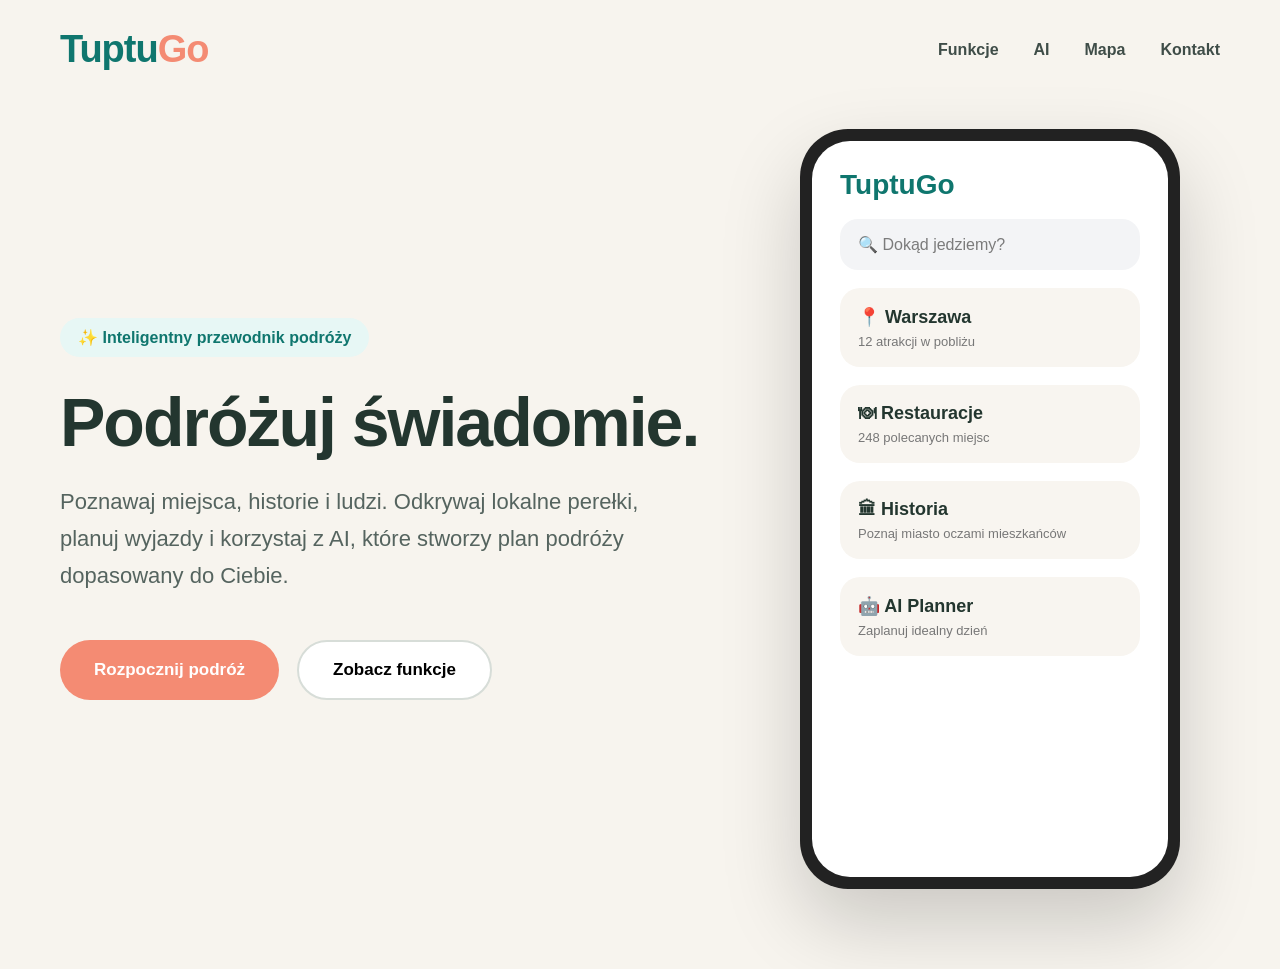
<file: index.html>
<!DOCTYPE html>
<html lang="pl">

<head>

    <meta charset="UTF-8">

    <meta name="viewport" content="width=device-width, initial-scale=1.0">

    <title>TuptuGo</title>

    <link rel="stylesheet" href="style.css">

</head>

<body>

<header>

    <div class="logo">

        <span style="color:#0F766E;">Tuptu</span><span style="color:#F48B73;">Go</span>

    </div>

    <nav>

        <a href="#">Funkcje</a>

        <a href="#">AI</a>

        <a href="#">Mapa</a>

        <a href="#">Kontakt</a>

    </nav>

</header>

<section class="hero">

    <div class="hero-left">

        <div class="badge">
            ✨ Inteligentny przewodnik podróży
        </div>

        <h1>
            Podróżuj świadomie.
        </h1>

        <p>
            Poznawaj miejsca, historie i ludzi.
            Odkrywaj lokalne perełki, planuj wyjazdy i korzystaj z AI,
            które stworzy plan podróży dopasowany do Ciebie.
        </p>

        <div class="hero-buttons">

            <button id="startBtn">
                Rozpocznij podróż
            </button>

            <button class="secondary-btn">
                Zobacz funkcje
            </button>

        </div>

    </div>

    <div class="hero-phone">

        <div class="phone-screen">

            <div class="phone-header">
                TuptuGo
            </div>

            <div class="search-box">
                🔍 Dokąd jedziemy?
            </div>

            <div class="trip-card">
                <strong>📍 Warszawa</strong>
                <small>12 atrakcji w pobliżu</small>
            </div>

            <div class="trip-card">
                <strong>🍽 Restauracje</strong>
                <small>248 polecanych miejsc</small>
            </div>

            <div class="trip-card">
                <strong>🏛 Historia</strong>
                <small>Poznaj miasto oczami mieszkańców</small>
            </div>

            <div class="trip-card">
                <strong>🤖 AI Planner</strong>
                <small>Zaplanuj idealny dzień</small>
            </div>

        </div>

    </div>

</section>

<script src="app.js"></script>

</body>

</html>
</file>
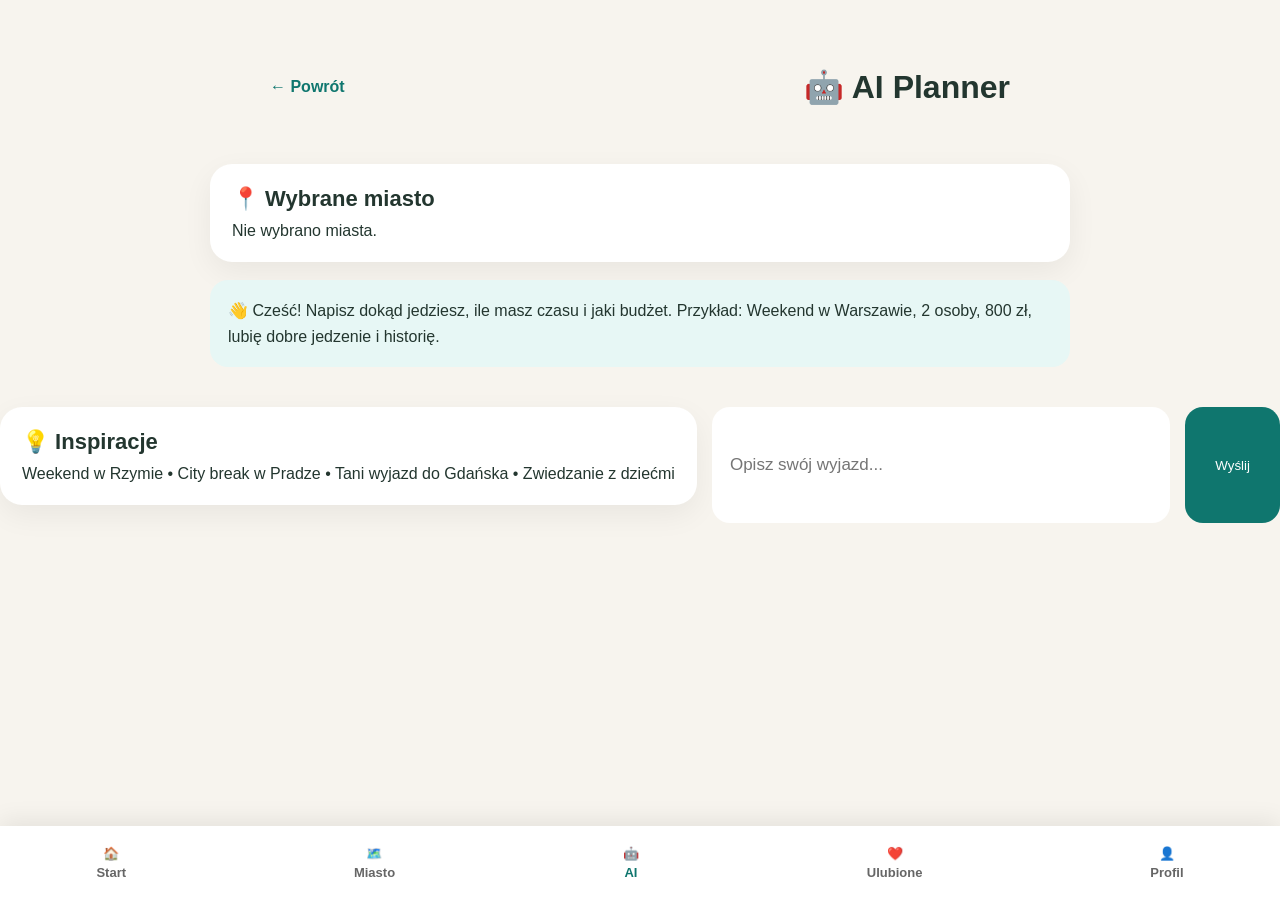
<file: ai.html>
<!DOCTYPE html>
<html lang="pl">
<head>

<meta charset="UTF-8">
<meta name="viewport" content="width=device-width, initial-scale=1.0">

<title>AI Planner</title>

<link rel="stylesheet" href="style.css">

</head>

<body>

<div class="ai-page">

<header class="ai-header">

<a href="dashboard.html">← Powrót</a>

<h1>🤖 AI Planner</h1>

</header>

<div class="info-card">

<h2>📍 Wybrane miasto</h2>

<p id="selectedCityName">Nie wybrano miasta.</p>

</div>

<div class="ai-message">

👋 Cześć!

Napisz dokąd jedziesz, ile masz czasu i jaki budżet.

Przykład:

Weekend w Warszawie,
2 osoby,
800 zł,
lubię dobre jedzenie i historię.

</div>

</div>

<div class="chat-input">
    <div class="info-card">

<h2>💡 Inspiracje</h2>

<p>
Weekend w Rzymie • City break w Pradze • Tani wyjazd do Gdańska • Zwiedzanie z dziećmi
</p>

</div>

<input
id="prompt"
placeholder="Opisz swój wyjazd...">

<button id="sendPrompt">

Wyślij

</button>

</div>

</div>

<nav class="bottom-nav">

<a href="dashboard.html">
🏠
<span>Start</span>
</a>

<a href="city.html">
🗺️
<span>Miasto</span>
</a>

<a href="ai.html" class="active">
🤖
<span>AI</span>
</a>

<a href="#">
❤️
<span>Ulubione</span>
</a>

<a href="#">
👤
<span>Profil</span>
</a>

</nav>

<script src="app.js"></script>

</body>
</html>
</file>
<file: style.css>
/* =========================
   TuptuGo Hero v2
========================= */

*{
    margin:0;
    padding:0;
    box-sizing:border-box;
}

body{

    font-family:Inter,Arial,sans-serif;

    background:#F7F4EE;

    color:#23362F;

}

a{
    text-decoration:none;
    color:inherit;
}

button{
    font-family:inherit;
}

header{

    width:100%;

    max-width:1400px;

    margin:auto;

    padding:28px 60px;

    display:flex;

    justify-content:space-between;

    align-items:center;

}

.logo{

    font-size:38px;

    font-weight:800;

    color:#0F766E;

    letter-spacing:-1px;

}

nav{

    display:flex;

    gap:35px;

}

nav a{

    font-weight:600;

    color:#3F4D48;

    transition:.25s;

}

nav a:hover{

    color:#0F766E;

}

.hero{

    width:100%;

    max-width:1400px;

    margin:auto;

    min-height:calc(100vh - 90px);

    display:grid;

    grid-template-columns:1fr 420px;

    align-items:center;

    gap:80px;

    padding:30px 60px 80px;

}

.hero-left{

    display:flex;

    flex-direction:column;

}

.badge{

    display:inline-flex;

    align-items:center;

    width:max-content;

    padding:10px 18px;

    border-radius:999px;

    background:#E7F7F5;

    color:#0F766E;

    font-weight:700;

    margin-bottom:30px;

}

.hero-left h1{

    font-size:68px;

    line-height:1.05;

    margin-bottom:24px;

    letter-spacing:-2px;

}

.hero-left p{

    font-size:22px;

    line-height:1.7;

    color:#55645F;

    max-width:620px;

    margin-bottom:45px;

}

.hero-buttons{

    display:flex;

    gap:18px;

}

#startBtn{

    background:#F48B73;

    color:white;

    border:none;

    padding:18px 34px;

    border-radius:999px;

    font-size:17px;

    font-weight:700;

    cursor:pointer;

    transition:.25s;

}

#startBtn:hover{

    transform:translateY(-3px);

    box-shadow:0 12px 25px rgba(244,139,115,.35);

}

.secondary-btn{

    background:white;

    border:2px solid #D7DDD8;

    padding:18px 34px;

    border-radius:999px;

    font-size:17px;

    font-weight:700;

    cursor:pointer;

    transition:.25s;

}

.secondary-btn:hover{

    border-color:#0F766E;

    color:#0F766E;

}

.hero-phone{

    width:380px;

    height:760px;

    background:#222;

    border-radius:48px;

    padding:12px;

    box-shadow:0 35px 80px rgba(0,0,0,.18);

}

.phone-screen{

    width:100%;

    height:100%;

    background:white;

    border-radius:38px;

    padding:28px;

    display:flex;

    flex-direction:column;

    gap:18px;

}

.phone-header{

    font-size:28px;

    font-weight:800;

    color:#0F766E;

}

.search-box{

    background:#F3F4F6;

    border-radius:18px;

    padding:16px 18px;

    color:#7B7B7B;

}

.trip-card{

    background:#F8F5F0;

    border-radius:20px;

    padding:18px;

    display:flex;

    flex-direction:column;

    gap:6px;

    transition:.25s;

}

.trip-card:hover{

    transform:translateY(-4px);

}

.trip-card strong{

    font-size:18px;

}

.trip-card small{

    color:#777;

    font-size:13px;

}
/* ===========================
   DASHBOARD
=========================== */

.dashboard{

    max-width:1200px;
    margin:50px auto;
    padding:20px;

}

.dashboard-header{

    display:flex;
    justify-content:space-between;
    align-items:center;
    margin-bottom:35px;

}

.dashboard-header p{

    color:#777;
    margin-bottom:8px;

}

.dashboard-header h1{

    font-size:42px;

}

.avatar{

    width:55px;
    height:55px;

    border-radius:50%;

    background:#0F766E;

    color:white;

    display:flex;
    align-items:center;
    justify-content:center;

    font-weight:bold;
    font-size:20px;

}

.search-dashboard{

    background:white;

    padding:18px 22px;

    border-radius:18px;

    margin-bottom:35px;

    box-shadow:0 8px 20px rgba(0,0,0,.06);

    color:#888;

}

.dashboard-grid{

    display:grid;

    grid-template-columns:repeat(2,1fr);

    gap:25px;

}

.dashboard-card{

    background:white;

    border-radius:22px;

    padding:28px;

    box-shadow:0 10px 25px rgba(0,0,0,.07);

    transition:.25s;

}

.dashboard-card:hover{

    transform:translateY(-6px);

}

.dashboard-card h3{

    margin:18px 0 10px;

    font-size:24px;

}

.dashboard-card p{

    color:#666;

    line-height:1.5;

    font-size:15px;

}
.search-dashboard input{

    width:100%;

    border:none;

    outline:none;

    background:transparent;

    font-size:18px;

}

.quick-cities{

    display:flex;

    gap:12px;

    flex-wrap:wrap;

    margin-bottom:35px;

}

.city-btn{

    background:white;

    border:none;

    border-radius:999px;

    padding:12px 18px;

    cursor:pointer;

    box-shadow:0 6px 18px rgba(0,0,0,.06);

    transition:.2s;

}

.city-btn:hover{

    background:#0F766E;

    color:white;

}
.recent-section{

margin-top:70px;

}

.recent-section h2{

font-size:32px;

margin-bottom:25px;

color:#20352f;

}

.recent-grid{

display:grid;

grid-template-columns:repeat(auto-fit,minmax(260px,1fr));

gap:25px;

}

.recent-card{

background:white;

border-radius:24px;

overflow:hidden;

box-shadow:0 15px 35px rgba(0,0,0,.08);

transition:.25s;

cursor:pointer;

}

.recent-card:hover{

transform:translateY(-8px);

}

.recent-card img{

width:100%;

height:180px;

object-fit:cover;

display:block;

}

.recent-card h3{

padding:18px 20px 5px;

font-size:28px;

}

.recent-card p{

padding:0 20px 22px;

color:#666;

}
/* ==========================================
   CITY PAGE
========================================== */

.city-page{

    min-height:100vh;

    background:#F7F4EE;

}

.city-hero{

    position:relative;

    height:320px;

    overflow:hidden;

}

.city-hero img{

    width:100%;

    height:100%;

    object-fit:cover;

    display:block;

}

.city-overlay{

    position:absolute;

    inset:0;

    background:linear-gradient(to top,
    rgba(0,0,0,.65),
    rgba(0,0,0,.15));

    display:flex;

    flex-direction:column;

    justify-content:flex-end;

    padding:40px;

    color:white;

}

.city-overlay h1{

    font-size:52px;

    margin-bottom:8px;

}

.city-overlay p{

    font-size:18px;

}

.city-content{

    max-width:1200px;

    margin:auto;

    padding:40px 25px 80px;

}

.info-card{

    background:white;

    border-radius:22px;

    padding:22px;

    margin-bottom:18px;

    box-shadow:0 10px 30px rgba(0,0,0,.06);

}

.info-card h2{

    margin-bottom:10px;

    font-size:22px;

}

.section-title{

    margin:40px 0 25px;

    font-size:34px;

}

.places{

    display:grid;

    grid-template-columns:repeat(auto-fit,minmax(260px,1fr));

    gap:22px;

}

.place-card{

    background:white;

    border-radius:22px;

    padding:24px;

    box-shadow:0 10px 30px rgba(0,0,0,.07);

    transition:.25s;

}

.place-card:hover{

    transform:translateY(-6px);

}

.place-card h3{

    margin-bottom:12px;

    font-size:24px;

}

.ai-button{

    margin-top:45px;

    width:100%;

    border:none;

    border-radius:18px;

    background:#0F766E;

    color:white;

    font-size:22px;

    font-weight:700;

    padding:22px;

    cursor:pointer;

    transition:.25s;

}

.ai-button:hover{

    background:#0B5F59;

}
/* AI */

.ai-page{

max-width:900px;

margin:auto;

padding:40px 20px;

}

.ai-header{

display:flex;

justify-content:space-between;

align-items:center;

margin-bottom:30px;

}

.ai-header a{

text-decoration:none;

color:#0F766E;

font-weight:bold;

}

.chat-window{

background:white;

border-radius:25px;

padding:25px;

min-height:420px;

box-shadow:0 10px 30px rgba(0,0,0,.06);

margin-bottom:25px;

}

.ai-message{

background:#E7F7F5;

padding:18px;

border-radius:18px;

line-height:1.6;

}

.chat-input{

display:flex;

gap:15px;

}

.chat-input input{

flex:1;

padding:18px;

border-radius:18px;

border:none;

font-size:17px;

}

.chat-input button{

padding:18px 30px;

border:none;

background:#0F766E;

color:white;

border-radius:18px;

cursor:pointer;

}
/* ==========================
   BOTTOM NAVIGATION
========================== */

.bottom-nav{

position:fixed;

bottom:0;

left:0;

width:100%;

height:74px;

background:white;

display:flex;

justify-content:space-around;

align-items:center;

box-shadow:0 -5px 25px rgba(0,0,0,.08);

z-index:999;

}

.bottom-nav a{

text-decoration:none;

color:#666;

font-size:13px;

display:flex;

flex-direction:column;

align-items:center;

gap:4px;

font-weight:600;

transition:.2s;

}

.bottom-nav a:hover{

color:#0F766E;

}

.bottom-nav .active{

color:#0F766E;

}
/* ==========================
   RESPONSIVE
========================== */

@media (max-width:900px){

header{

padding:20px;

flex-direction:column;

gap:20px;

}

nav{

gap:20px;

flex-wrap:wrap;

justify-content:center;

}

.hero{

grid-template-columns:1fr;

padding:20px;

gap:40px;

}

.hero-left h1{

font-size:46px;

}

.hero-left p{

font-size:18px;

}

.hero-phone{

width:100%;

max-width:360px;

height:700px;

margin:auto;

}

.dashboard-grid{

grid-template-columns:1fr;

}

.city-overlay h1{

font-size:38px;

}

.chat-input{

flex-direction:column;

}

.chat-input button{

width:100%;

}

/* ==========================
   RESPONSIVE
========================== */

@media (max-width:900px){

header{

padding:20px;

flex-direction:column;

gap:20px;

}

nav{

gap:20px;

flex-wrap:wrap;

justify-content:center;

}

.hero{

grid-template-columns:1fr;

padding:20px;

gap:40px;

}

.hero-left h1{

font-size:46px;

}

.hero-left p{

font-size:18px;

}

.hero-phone{

width:100%;

max-width:360px;

height:700px;

margin:auto;

}

.dashboard-grid{

grid-template-columns:1fr;

}

.city-overlay h1{

font-size:38px;

}

.chat-input{

flex-direction:column;

}

.chat-input button{

width:100%;

}

.search-tip{

margin:-15px 0 35px;

color:#777;

font-size:15px;

padding-left:6px;

}
#map{

width:100%;

height:420px;

border-radius:22px;

overflow:hidden;

margin-bottom:40px;

box-shadow:0 10px 30px rgba(0,0,0,.06);

}

#map{

width:100%;

height:420px;

background:#e5e5e5;

border-radius:22px;

margin-bottom:40px;

overflow:hidden;

box-shadow:0 10px 30px rgba(0,0,0,.08);

}
</file>
